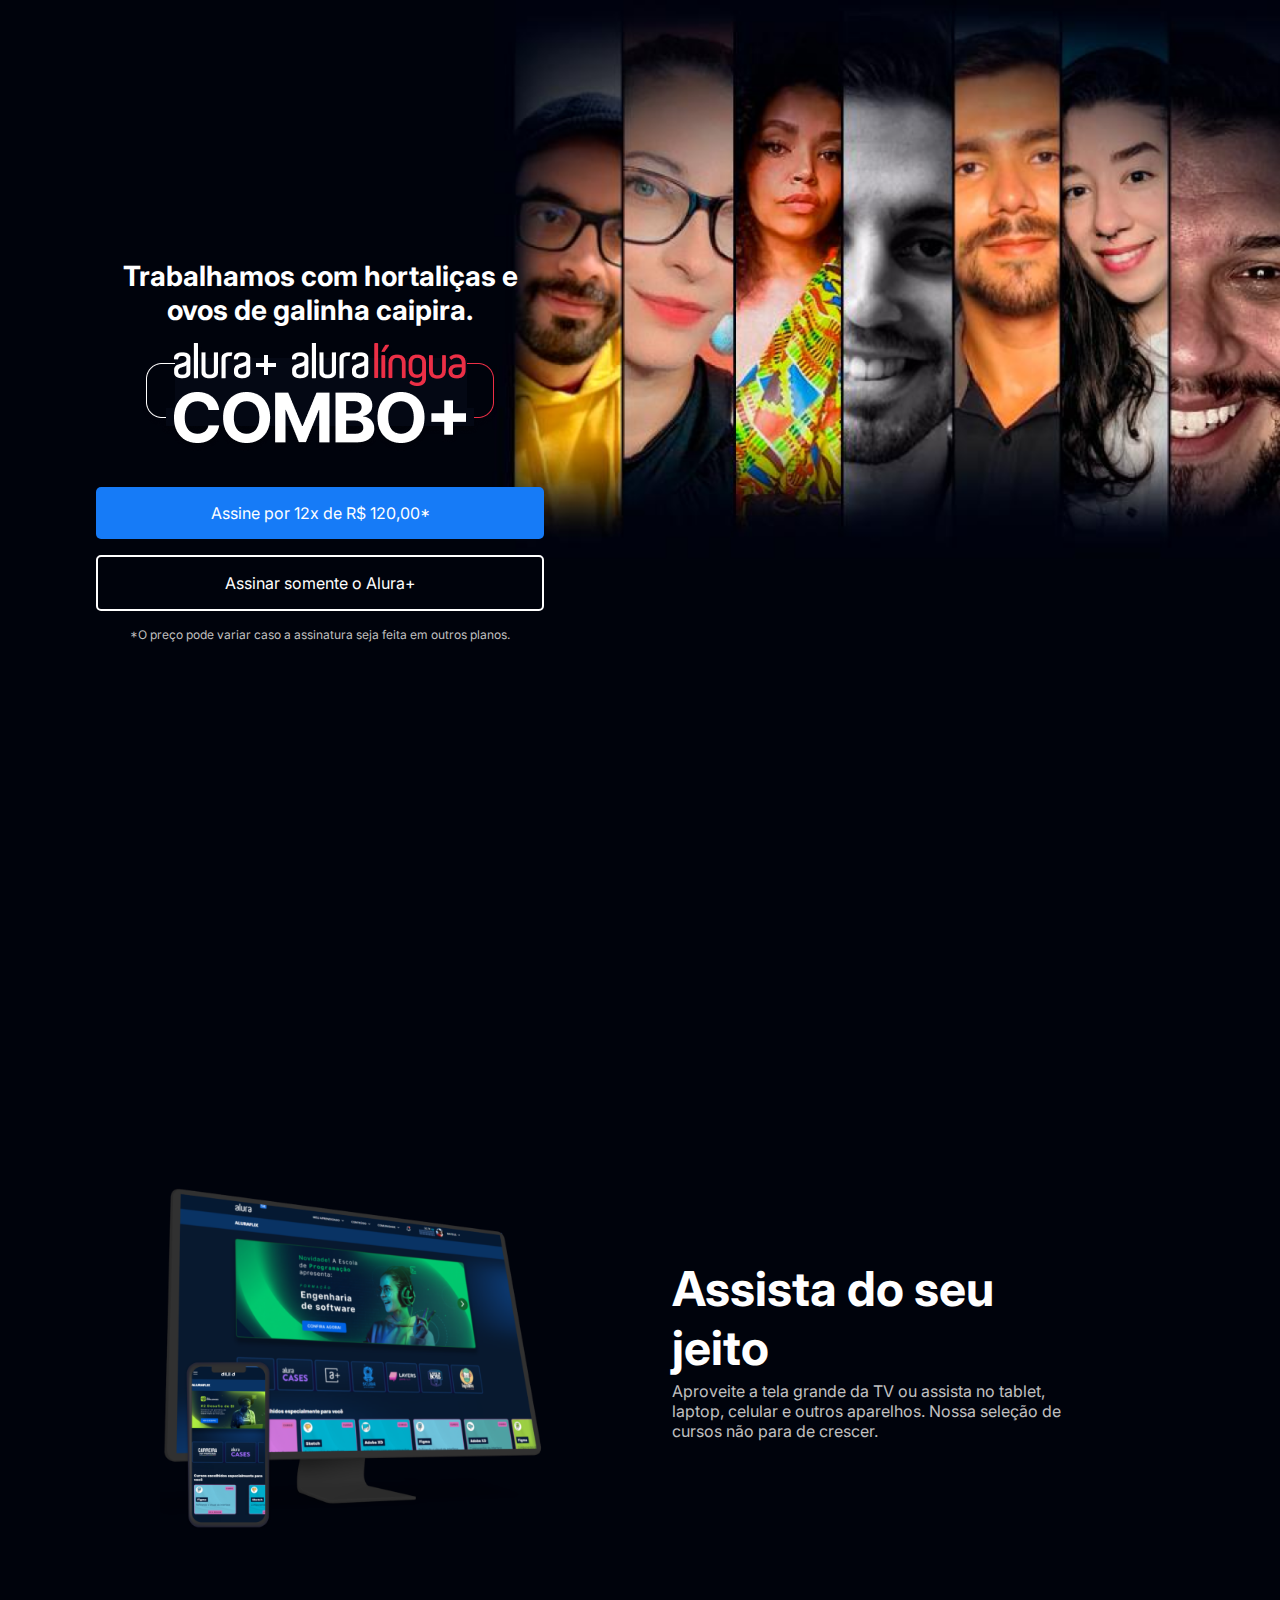
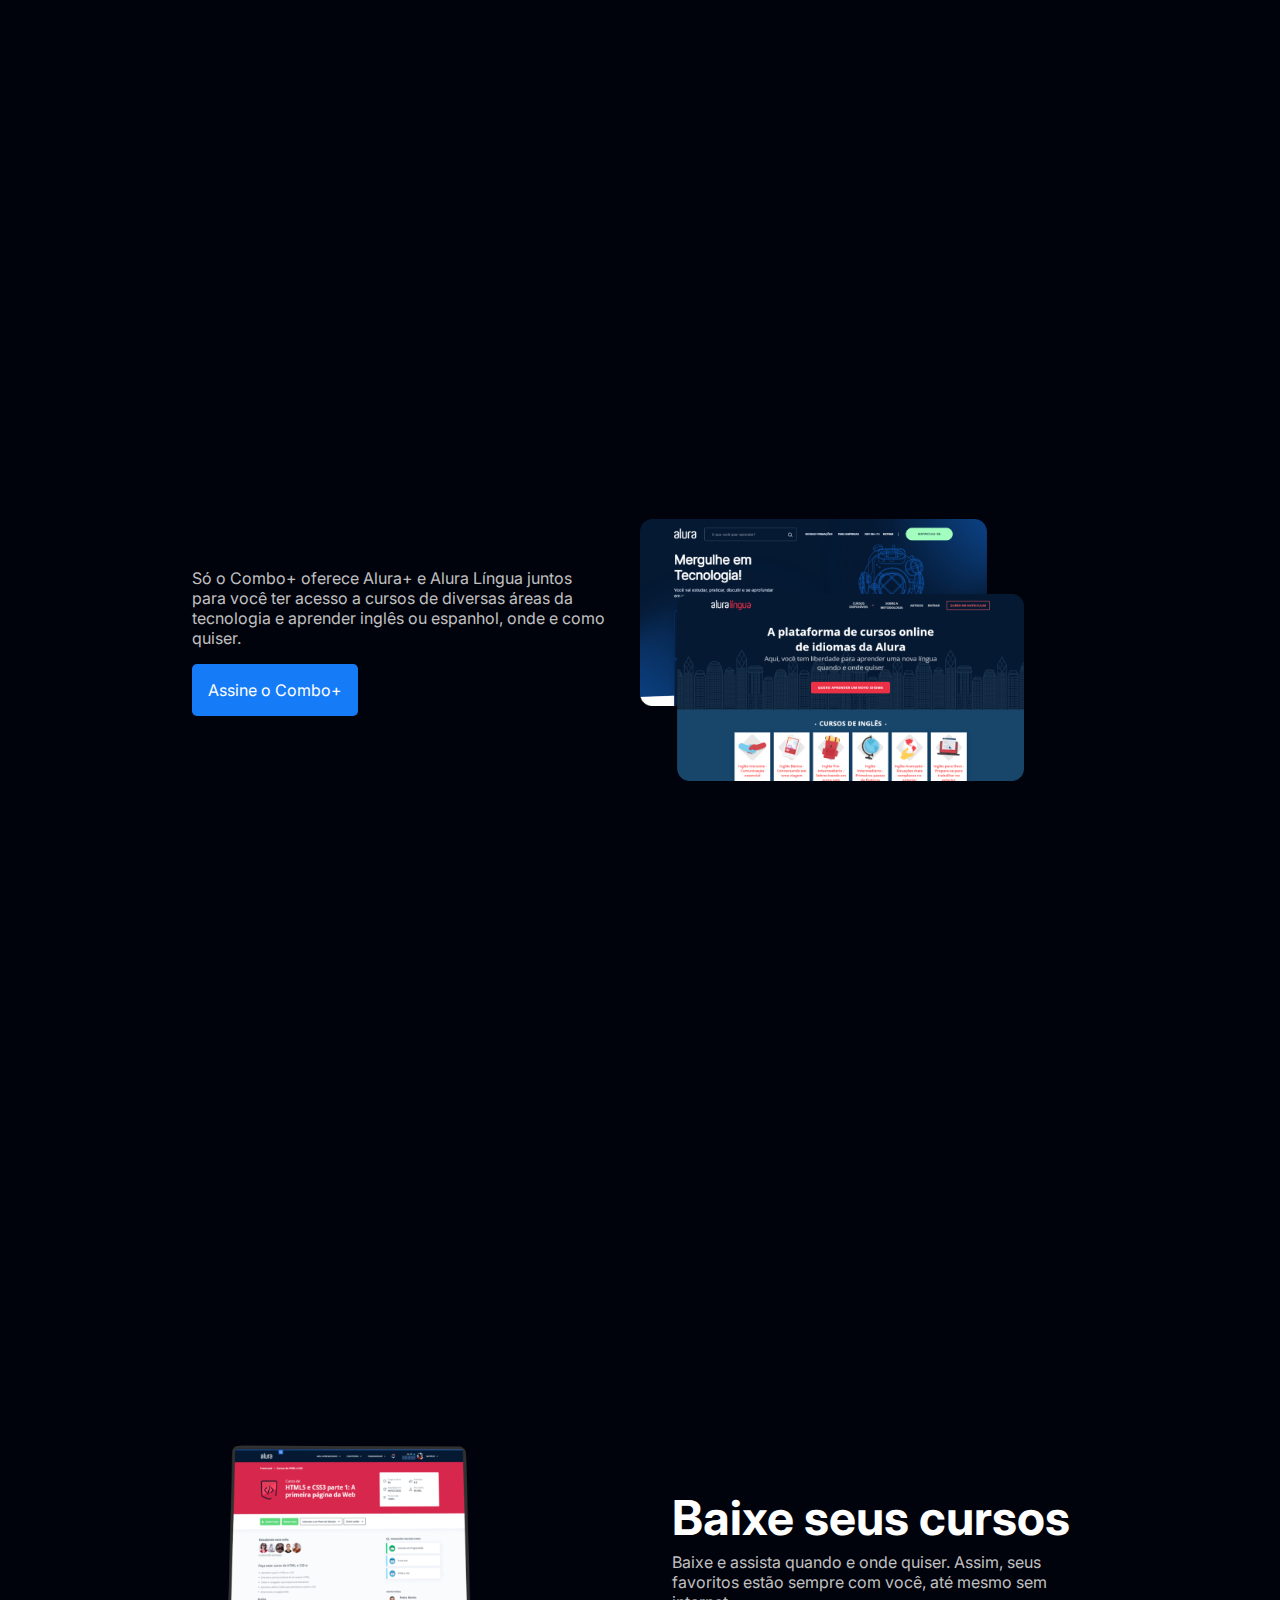
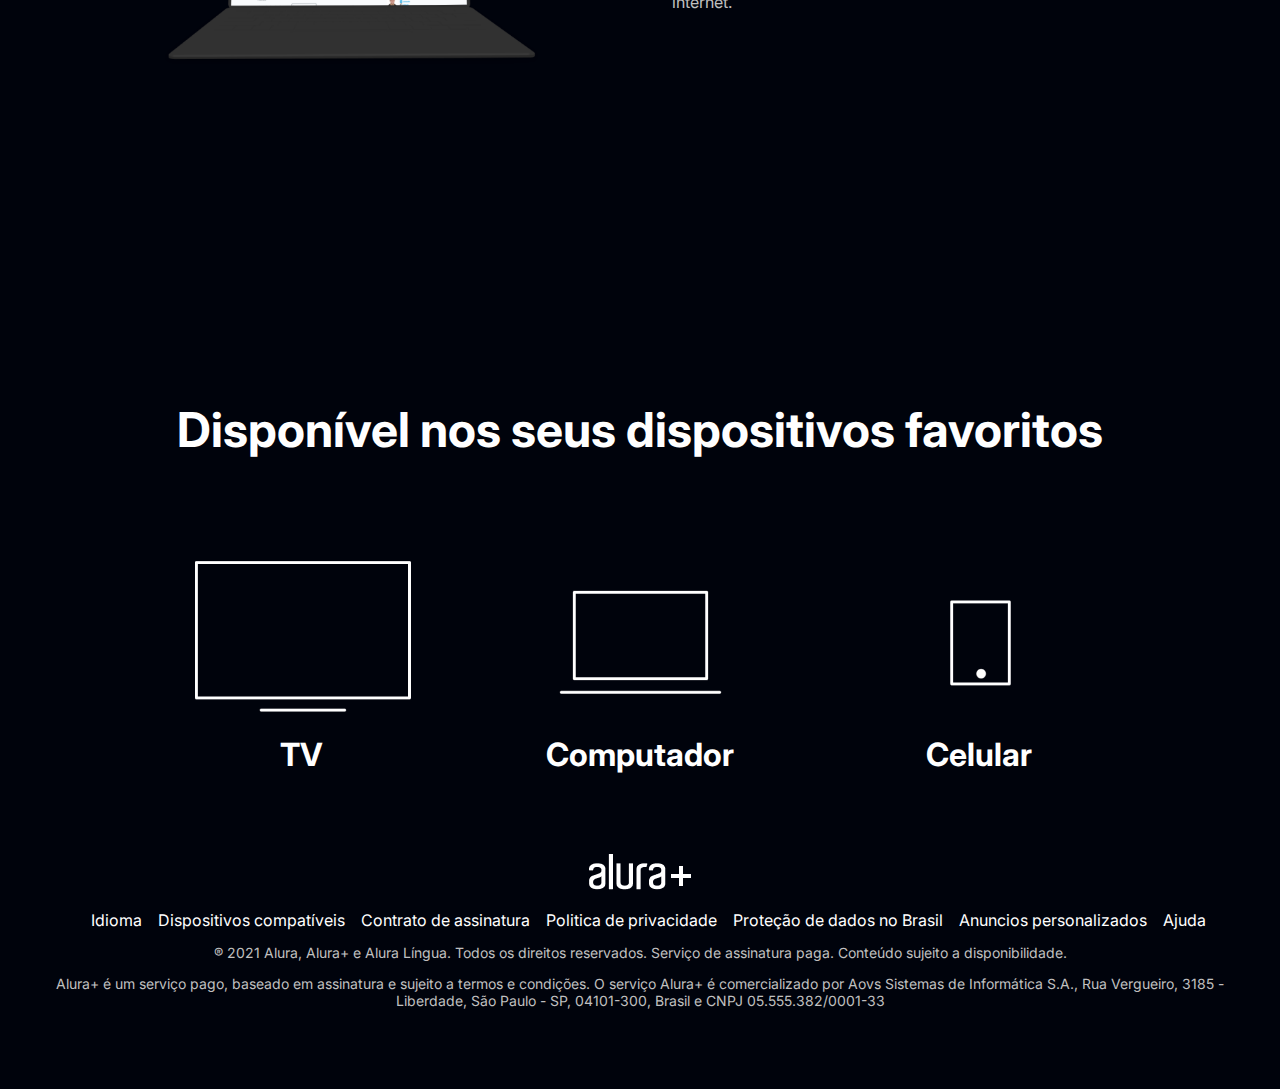
<file: ProjetoAgrinhoJhenifer/index.html>
<!DOCTYPE html>
<html>

<head>
    <title>Projeto Agrinho Jhenifer</title>
    <meta charset="UTF-8">
    <meta name="viewport" content="width=device-width, initial-scale=1">
    <link rel="stylesheet" href="styles.css">
    <link rel="preconnect" href="https://fonts.googleapis.com">
    <link rel="preconnect" href="https://fonts.gstatic.com" crossorigin>
    <link href="https://fonts.googleapis.com/css2?family=Inter:wght@400;700&display=swap" rel="stylesheet">
</head>

<body>
    <section class="principal container">
        <div class="container__caixa">
            <h1 class="container__titulo">Trabalhamos com hortaliças e ovos de galinha caipira.</h1>
            <img src="img/Combo.png" alt="O combo+ é a junção do alura+ e o alura língua" class="container__imagem">
            <a href="www.alura.com.br" class="container__botao">Assine por 12x de R$ 120,00*</a>
            <a href="www.alura.com.br" class="container__botao botao_secundario">Assinar somente o Alura+</a>
            <p class="container__aviso">*O preço pode variar caso a assinatura seja feita em outros planos.</p>
        </div>
    </section>

    <section class="container secundario">
        <img src="img/Plataformas.png" alt="Um monitor e um celular com a alura plus aberta" class="secundario__imagem">
        <div class="container__descricao">
            <h2 class="descricao__titulo">Assista do seu jeito</h2>
            <p class="descricao__texto">Aproveite a tela grande da TV ou assista no tablet, laptop, celular e outros
                aparelhos. Nossa seleção de cursos não para de crescer.</p>
        </div>
    </section>

    <section class="container secundario">
        <div class="container__descricao">
            <p class="descricao__texto">
                Só o Combo+ oferece Alura+ e Alura Língua juntos para você ter acesso a cursos de diversas áreas da
                tecnologia e aprender inglês ou espanhol, onde e como quiser.
            </p>
            <a href="www.alura.com.br" class="container__botao secundario__botao" container>Assine o Combo+</a>
        </div>
        <img src="img/Telas.png" alt="Tela do alura+ e alura língua" class="secundario__imagem">
    </section>

    <section class="container secundario">
        <img src="img/Notebook.png" alt="Notebook com a página do curso HTML5 e CSS3 da Alura aberta"
            class="secundario__imagem">
        <div class="container__descricao">
            <h2 class="descricao__titulo">Baixe seus cursos</h2>
            <p class="descricao__texto">Baixe e assista quando e onde quiser. Assim, seus favoritos estão sempre com
                você, até mesmo sem internet.</p>
        </div>
    </section>
    
    <section class="dispositivos">
        <h2 class="dispositivos__titulo">Disponível nos seus dispositivos favoritos</h2>
        <ul class="dispositivos__lista">
            <li>
                <img src="img/tv.png" alt="Ícone de televisão">
                <h3 class="lista__item">TV</h3>
            </li>
            <li>
                <img src="img/computador.png" alt="Ícone de computador">
                <h3 class="lista__item">Computador</h3>
            </li>
            <li>
                <img src="img/celular.png" alt="Ícone de celular">
                <h3 class="lista__item">Celular</h3>
            </li>
        </ul>
    </section>

    <footer class="rodape">
        <img src="img/Logo.png" alt="Alura+" class="rodape__logo">
        <ul class="rodape__lista">
            <li class="lista__link">
                <a href="#">Idioma</a>
            </li>
            <li class="lista__link">
                <a href="#">Dispositivos compatíveis</a>
            </li>
            <li class="lista__link">
                <a href="#">Contrato de assinatura</a>
            </li>
            <li class="lista__link">
                <a href="#">Politica de privacidade</a>
            </li>
            <li class="lista__link">
                <a href="#">Proteção de dados no Brasil</a>
            </li>
            <li class="lista__link">
                <a href="#">Anuncios personalizados</a>
            </li>
            <li class="lista__link">
                <a href="#">Ajuda</a>
            </li>
        </ul>
        <p class="rodape__texto">® 2021 Alura, Alura+ e Alura Língua. Todos os direitos reservados. Serviço de
            assinatura paga. Conteúdo sujeito a disponibilidade.</p>
        <p class="rodape__texto">Alura+ é um serviço pago, baseado em assinatura e sujeito a termos e condições. O
            serviço Alura+ é comercializado por Aovs Sistemas de Informática S.A., Rua Vergueiro, 3185 - Liberdade, São
            Paulo - SP, 04101-300, Brasil e CNPJ 05.555.382/0001-33</p>
    </footer>
</body>

</html>
</file>
<file: ProjetoAgrinhoJhenifer/styles.css>
:root {
    --branco-principal: #FFFFFF;
    --cinza-secundario: #C0C0C0;
    --botao-azul: #167BF7;
    --cor-de-fundo: #00030C;
    --fonte-principal: 'Inter';
}

body {
    background-color: var(--cor-de-fundo);
    color: var(--branco-principal);
    font-family: var(--fonte-principal);
    font-size: 16px;
    font-weight: 400;
}

* {
    margin: 0;
    padding: 0;
}

.principal {
    background-image: url("img/Background.png");
    background-repeat: no-repeat;
    background-size: contain;
    align-items: center;
    text-align: center;
}

.container {
    height: 100vh;
    display: grid;
    grid-template-columns: 50% 50%;
}

.container__botao {
    background-color: var(--botao-azul);
    border-radius: 5px;
    padding: 1em;
    color: var(--branco-principal);
    display: block;
    text-decoration: none;
    margin-bottom: 1em;
}

.botao_secundario {
    background-color: transparent;
    border: 2px solid var(--branco-principal)
}

.container__aviso {
    font-size: 12px;
    color: var(--cinza-secundario);
}

.container__titulo {
    font-size: 28px;
    font-weight: 700;
}

.container__imagem {
    margin: 1em 0 2em 0;
}

.container__caixa {
    margin: 0 6em;
}

.secundario__imagem {
    width: 80%;
}

.secundario {
    align-items: center;
    margin: 0 10em;
}

.descricao__titulo {
    font-weight: 700;
    font-size: 48px;
    color: var(--branco-principal);
    margin-bottom: 0.1em;
}

.descricao__texto {
    color: var(--cinza-secundario);
}

.secundario__botao {
    display: inline-block;
    margin-top: 1em;
}

.container__descricao {
    padding: 2em;
}

.dispositivos__lista {
    display: flex;
    justify-content: center;
    list-style-type: none;
    margin: 5em 0;
}

.dispositivos {
    text-align: center;
}

.dispositivos__titulo {
    font-size: 48px;
    color: var(--branco-principal);
}

.lista__item {
    font-size: 32px;
    color: var(--branco-principal);
}

.rodape {
    text-align: center;
    margin: 5em 3em;
}

.rodape__lista {
    display: flex;
    justify-content: center;
    list-style-type: none;
    margin-top: 1em;
}

.lista__link a{
    text-decoration: none;
    color: var(--branco-principal);
    margin-left: 1em;
}

.rodape__texto {
    margin: 1em 0;
    color: var(--cinza-secundario);
    font-size: 14px;
}
</file>
